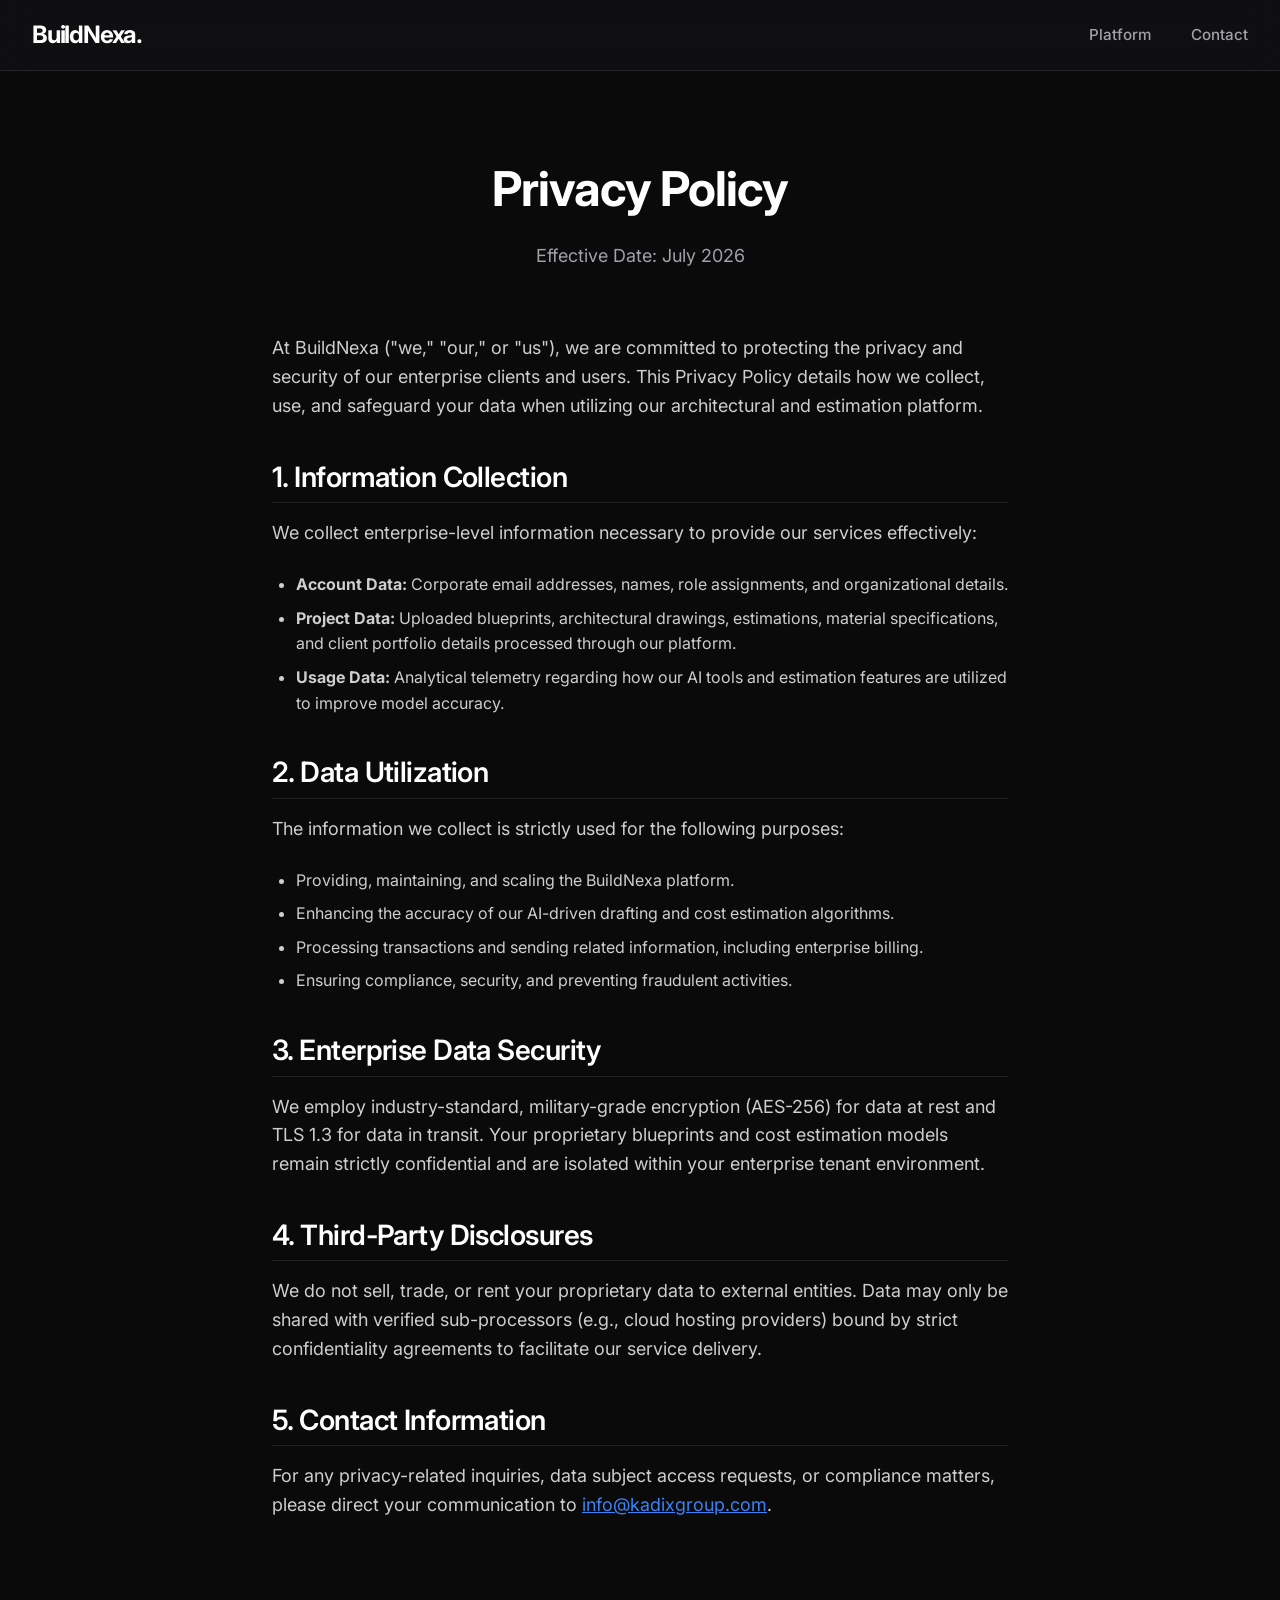
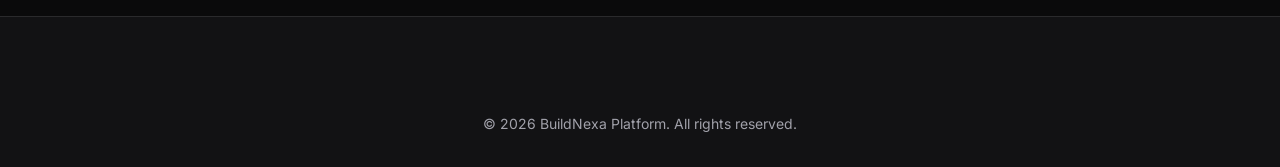
<file: privacy-policy.html>
<!DOCTYPE html>
<html lang="en">
<head>
    <meta charset="UTF-8">
    <meta name="viewport" content="width=device-width, initial-scale=1.0">
    <title>Privacy Policy | BuildNexa</title>
    <link rel="stylesheet" href="style.css">
    <link href="https://fonts.googleapis.com/css2?family=Inter:wght@300;400;500;600;700;800&display=swap" rel="stylesheet">
</head>
<body>
    <nav class="navbar">
        <div class="nav-container">
            <a href="index.html" class="logo">BuildNexa.</a>
            <ul class="nav-links">
                <li><a href="index.html">Platform</a></li>
                <li><a href="contact.html">Contact</a></li>
            </ul>
        </div>
    </nav>

    <main class="legal-container">
        <div class="legal-header">
            <h1>Privacy Policy</h1>
            <p>Effective Date: July 2026</p>
        </div>
        
        <div class="legal-content">
            <p>At BuildNexa ("we," "our," or "us"), we are committed to protecting the privacy and security of our enterprise clients and users. This Privacy Policy details how we collect, use, and safeguard your data when utilizing our architectural and estimation platform.</p>
            
            <h2>1. Information Collection</h2>
            <p>We collect enterprise-level information necessary to provide our services effectively:</p>
            <ul>
                <li><strong>Account Data:</strong> Corporate email addresses, names, role assignments, and organizational details.</li>
                <li><strong>Project Data:</strong> Uploaded blueprints, architectural drawings, estimations, material specifications, and client portfolio details processed through our platform.</li>
                <li><strong>Usage Data:</strong> Analytical telemetry regarding how our AI tools and estimation features are utilized to improve model accuracy.</li>
            </ul>

            <h2>2. Data Utilization</h2>
            <p>The information we collect is strictly used for the following purposes:</p>
            <ul>
                <li>Providing, maintaining, and scaling the BuildNexa platform.</li>
                <li>Enhancing the accuracy of our AI-driven drafting and cost estimation algorithms.</li>
                <li>Processing transactions and sending related information, including enterprise billing.</li>
                <li>Ensuring compliance, security, and preventing fraudulent activities.</li>
            </ul>

            <h2>3. Enterprise Data Security</h2>
            <p>We employ industry-standard, military-grade encryption (AES-256) for data at rest and TLS 1.3 for data in transit. Your proprietary blueprints and cost estimation models remain strictly confidential and are isolated within your enterprise tenant environment.</p>

            <h2>4. Third-Party Disclosures</h2>
            <p>We do not sell, trade, or rent your proprietary data to external entities. Data may only be shared with verified sub-processors (e.g., cloud hosting providers) bound by strict confidentiality agreements to facilitate our service delivery.</p>

            <h2>5. Contact Information</h2>
            <p>For any privacy-related inquiries, data subject access requests, or compliance matters, please direct your communication to <a href="mailto:info@kadixgroup.com" style="color: var(--accent-primary);">info@kadixgroup.com</a>.</p>
        </div>
    </main>

    <footer class="footer">
        <div class="container">
            <div class="footer-bottom" style="border: none; padding-top: 0;">
                <p>&copy; 2026 BuildNexa Platform. All rights reserved.</p>
            </div>
        </div>
    </footer>
</body>
</html>
</file>
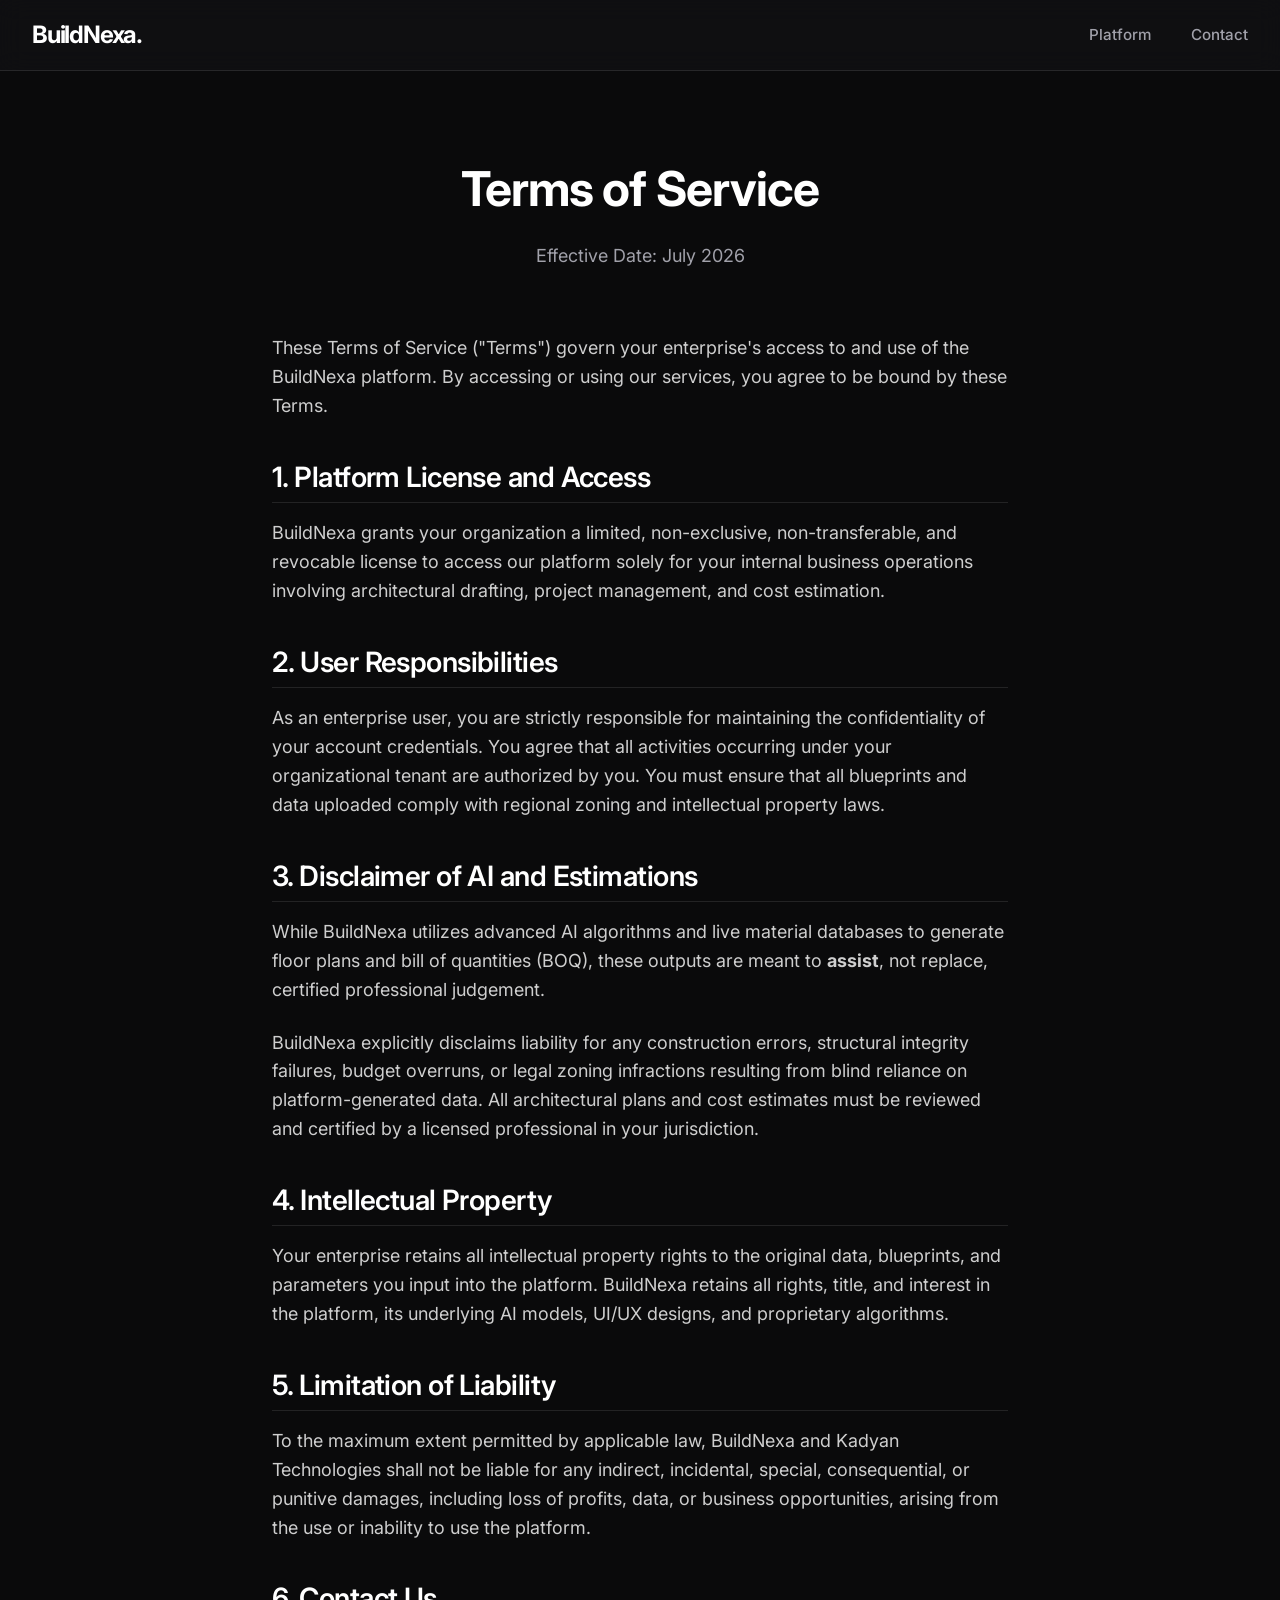
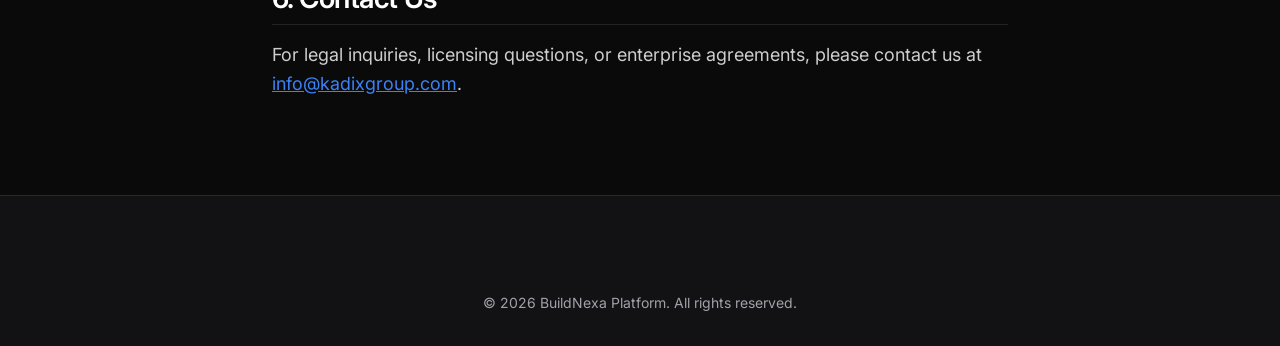
<file: terms.html>
<!DOCTYPE html>
<html lang="en">
<head>
    <meta charset="UTF-8">
    <meta name="viewport" content="width=device-width, initial-scale=1.0">
    <title>Terms of Service | BuildNexa</title>
    <link rel="stylesheet" href="style.css">
    <link href="https://fonts.googleapis.com/css2?family=Inter:wght@300;400;500;600;700;800&display=swap" rel="stylesheet">
</head>
<body>
    <nav class="navbar">
        <div class="nav-container">
            <a href="index.html" class="logo">BuildNexa.</a>
            <ul class="nav-links">
                <li><a href="index.html">Platform</a></li>
                <li><a href="contact.html">Contact</a></li>
            </ul>
        </div>
    </nav>

    <main class="legal-container">
        <div class="legal-header">
            <h1>Terms of Service</h1>
            <p>Effective Date: July 2026</p>
        </div>
        
        <div class="legal-content">
            <p>These Terms of Service ("Terms") govern your enterprise's access to and use of the BuildNexa platform. By accessing or using our services, you agree to be bound by these Terms.</p>
            
            <h2>1. Platform License and Access</h2>
            <p>BuildNexa grants your organization a limited, non-exclusive, non-transferable, and revocable license to access our platform solely for your internal business operations involving architectural drafting, project management, and cost estimation.</p>

            <h2>2. User Responsibilities</h2>
            <p>As an enterprise user, you are strictly responsible for maintaining the confidentiality of your account credentials. You agree that all activities occurring under your organizational tenant are authorized by you. You must ensure that all blueprints and data uploaded comply with regional zoning and intellectual property laws.</p>

            <h2>3. Disclaimer of AI and Estimations</h2>
            <p>While BuildNexa utilizes advanced AI algorithms and live material databases to generate floor plans and bill of quantities (BOQ), these outputs are meant to <strong>assist</strong>, not replace, certified professional judgement.</p>
            <p>BuildNexa explicitly disclaims liability for any construction errors, structural integrity failures, budget overruns, or legal zoning infractions resulting from blind reliance on platform-generated data. All architectural plans and cost estimates must be reviewed and certified by a licensed professional in your jurisdiction.</p>

            <h2>4. Intellectual Property</h2>
            <p>Your enterprise retains all intellectual property rights to the original data, blueprints, and parameters you input into the platform. BuildNexa retains all rights, title, and interest in the platform, its underlying AI models, UI/UX designs, and proprietary algorithms.</p>

            <h2>5. Limitation of Liability</h2>
            <p>To the maximum extent permitted by applicable law, BuildNexa and Kadyan Technologies shall not be liable for any indirect, incidental, special, consequential, or punitive damages, including loss of profits, data, or business opportunities, arising from the use or inability to use the platform.</p>

            <h2>6. Contact Us</h2>
            <p>For legal inquiries, licensing questions, or enterprise agreements, please contact us at <a href="mailto:info@kadixgroup.com" style="color: var(--accent-primary);">info@kadixgroup.com</a>.</p>
        </div>
    </main>

    <footer class="footer">
        <div class="container">
            <div class="footer-bottom" style="border: none; padding-top: 0;">
                <p>&copy; 2026 BuildNexa Platform. All rights reserved.</p>
            </div>
        </div>
    </footer>
</body>
</html>
</file>
<file: style.css>
:root {
    --bg-primary: #0a0a0b;
    --bg-secondary: #121214;
    --bg-tertiary: #1c1c1f;
    --text-primary: #ffffff;
    --text-secondary: #a1a1aa;
    --accent-primary: #3b82f6;
    --accent-hover: #2563eb;
    --accent-glow: rgba(59, 130, 246, 0.5);
    --border-color: rgba(255, 255, 255, 0.1);
    --glass-bg: rgba(18, 18, 20, 0.7);
}

* {
    margin: 0;
    padding: 0;
    box-sizing: border-box;
}

html {
    scroll-behavior: smooth;
}

body {
    font-family: 'Inter', -apple-system, BlinkMacSystemFont, sans-serif;
    background-color: var(--bg-primary);
    color: var(--text-primary);
    line-height: 1.6;
    overflow-x: hidden;
}

.container {
    max-width: 1280px;
    margin: 0 auto;
    padding: 0 2rem;
}

/* Typography */
h1, h2, h3, h4 {
    line-height: 1.2;
    letter-spacing: -0.02em;
}

h1 { font-size: 3.5rem; font-weight: 700; margin-bottom: 1.5rem; }
h2 { font-size: 2.5rem; font-weight: 600; margin-bottom: 1rem; }
h3 { font-size: 1.5rem; font-weight: 600; margin-bottom: 1rem; }
p { color: var(--text-secondary); margin-bottom: 1rem; font-size: 1.125rem; }

/* Buttons */
.btn-primary, .btn-secondary {
    display: inline-flex;
    align-items: center;
    justify-content: center;
    padding: 0.75rem 1.5rem;
    border-radius: 6px;
    font-weight: 500;
    text-decoration: none;
    transition: all 0.2s ease;
    cursor: pointer;
}

.btn-primary {
    background-color: var(--accent-primary);
    color: #fff;
    border: 1px solid var(--accent-primary);
    box-shadow: 0 4px 14px 0 var(--accent-glow);
}

.btn-primary:hover {
    background-color: var(--accent-hover);
    transform: translateY(-1px);
}

.btn-primary.white {
    background-color: #fff;
    color: var(--bg-primary);
    border-color: #fff;
    box-shadow: 0 4px 14px 0 rgba(255,255,255,0.3);
}

.btn-primary.white:hover {
    background-color: #f4f4f5;
}

.btn-secondary {
    background-color: transparent;
    color: var(--text-primary);
    border: 1px solid var(--border-color);
}

.btn-secondary:hover {
    background-color: rgba(255, 255, 255, 0.05);
    border-color: rgba(255, 255, 255, 0.2);
}

.large {
    padding: 1rem 2rem;
    font-size: 1.125rem;
}

.mt-4 { margin-top: 2rem; }

/* Navigation */
.navbar {
    position: fixed;
    top: 0;
    left: 0;
    right: 0;
    z-index: 1000;
    background: var(--glass-bg);
    backdrop-filter: blur(12px);
    border-bottom: 1px solid var(--border-color);
}

.nav-container {
    max-width: 1280px;
    margin: 0 auto;
    padding: 1rem 2rem;
    display: flex;
    justify-content: space-between;
    align-items: center;
}

.logo {
    font-size: 1.5rem;
    font-weight: 700;
    color: var(--text-primary);
    text-decoration: none;
    letter-spacing: -0.05em;
}

.nav-links {
    display: flex;
    gap: 2.5rem;
    list-style: none;
}

.nav-links a {
    color: var(--text-secondary);
    text-decoration: none;
    font-size: 0.95rem;
    font-weight: 500;
    transition: color 0.2s ease;
}

.nav-links a:hover {
    color: var(--text-primary);
}

/* Hero Section */
.hero {
    position: relative;
    padding-top: 10rem;
    padding-bottom: 6rem;
    overflow: hidden;
}

.hero-bg {
    position: absolute;
    top: -20%;
    left: 50%;
    transform: translateX(-50%);
    width: 800px;
    height: 800px;
    background: radial-gradient(circle, rgba(59,130,246,0.15) 0%, rgba(10,10,11,0) 70%);
    z-index: -1;
}

.hero-container {
    display: grid;
    grid-template-columns: 1fr 1fr;
    gap: 4rem;
    align-items: center;
}

.badge {
    display: inline-block;
    padding: 0.25rem 0.75rem;
    background: rgba(59, 130, 246, 0.1);
    color: var(--accent-primary);
    border: 1px solid rgba(59, 130, 246, 0.2);
    border-radius: 99px;
    font-size: 0.875rem;
    font-weight: 500;
    margin-bottom: 1.5rem;
}

.hero-actions {
    display: flex;
    gap: 1rem;
    margin-top: 2.5rem;
}

/* Mockup UI */
.dashboard-mockup {
    background: var(--bg-secondary);
    border: 1px solid var(--border-color);
    border-radius: 12px;
    overflow: hidden;
    box-shadow: 0 25px 50px -12px rgba(0, 0, 0, 0.5);
    transform: perspective(1000px) rotateY(-5deg) rotateX(5deg);
    transition: transform 0.5s ease;
}

.dashboard-mockup:hover {
    transform: perspective(1000px) rotateY(0deg) rotateX(0deg);
}

.mockup-header {
    background: var(--bg-tertiary);
    padding: 0.75rem 1rem;
    display: flex;
    gap: 0.5rem;
    border-bottom: 1px solid var(--border-color);
}

.dot {
    width: 10px;
    height: 10px;
    border-radius: 50%;
}
.dot.red { background: #ef4444; }
.dot.yellow { background: #f59e0b; }
.dot.green { background: #10b981; }

.mockup-body {
    display: flex;
    height: 400px;
}

.sidebar {
    width: 20%;
    border-right: 1px solid var(--border-color);
    background: var(--bg-tertiary);
}

.main-content {
    flex: 1;
    padding: 1.5rem;
    display: flex;
    flex-direction: column;
    gap: 1rem;
}

.card {
    background: rgba(255,255,255,0.03);
    border: 1px solid rgba(255,255,255,0.05);
    border-radius: 8px;
}
.card.wide { height: 40%; }
.card-grid {
    display: grid;
    grid-template-columns: repeat(3, 1fr);
    gap: 1rem;
    height: 50%;
}
.card.small { height: 100%; }

/* Sections */
.section {
    padding: 8rem 0;
}

.section.dark {
    background: var(--bg-secondary);
    border-top: 1px solid var(--border-color);
    border-bottom: 1px solid var(--border-color);
}

.section-header {
    text-align: center;
    max-width: 800px;
    margin: 0 auto 5rem;
}

/* Solutions Grid */
.solutions-grid {
    display: grid;
    grid-template-columns: repeat(3, 1fr);
    gap: 2rem;
}

.solution-card {
    background: var(--bg-tertiary);
    border: 1px solid var(--border-color);
    padding: 3rem 2rem;
    border-radius: 12px;
    transition: transform 0.3s ease, border-color 0.3s ease;
}

.solution-card:hover {
    transform: translateY(-5px);
    border-color: rgba(59, 130, 246, 0.5);
}

.solution-card .icon {
    width: 48px;
    height: 48px;
    color: var(--accent-primary);
    margin-bottom: 1.5rem;
}

.feature-list {
    list-style: none;
    margin-top: 1.5rem;
}

.feature-list li {
    display: flex;
    align-items: center;
    gap: 0.75rem;
    margin-bottom: 0.75rem;
    color: var(--text-primary);
    font-size: 0.95rem;
}

.feature-list li .lucide {
    width: 18px;
    height: 18px;
    color: #10b981;
}

/* Benefits */
.benefits-layout {
    display: grid;
    grid-template-columns: 1fr 1fr;
    gap: 6rem;
    align-items: center;
}

.metric-item {
    display: flex;
    gap: 2rem;
    margin-top: 3rem;
}

.metric-number {
    font-size: 2.5rem;
    font-weight: 700;
    color: var(--accent-primary);
    min-width: 100px;
}

.metric-text h4 {
    margin-bottom: 0.5rem;
    font-size: 1.25rem;
}

.glass-panel {
    background: linear-gradient(135deg, rgba(255,255,255,0.05) 0%, rgba(255,255,255,0.01) 100%);
    border: 1px solid rgba(255,255,255,0.1);
    backdrop-filter: blur(20px);
    padding: 4rem;
    border-radius: 16px;
    text-align: center;
}

/* CTA Section */
.cta-section {
    padding: 6rem 0;
    background: var(--accent-primary);
    text-align: center;
}

.cta-container h2 {
    color: #fff;
}
.cta-container p {
    color: rgba(255,255,255,0.8);
    font-size: 1.25rem;
    max-width: 600px;
    margin: 0 auto 2.5rem;
}

/* Footer */
.footer {
    background: var(--bg-secondary);
    padding: 6rem 0 2rem;
    border-top: 1px solid var(--border-color);
}

.footer-grid {
    display: grid;
    grid-template-columns: 2fr 1fr 1fr 1fr;
    gap: 4rem;
    margin-bottom: 4rem;
}

.footer-brand p {
    margin-top: 1rem;
    font-size: 0.95rem;
}

.footer-links h4 {
    font-size: 1rem;
    margin-bottom: 1.5rem;
    color: var(--text-primary);
}

.footer-links a {
    display: block;
    color: var(--text-secondary);
    text-decoration: none;
    margin-bottom: 0.75rem;
    transition: color 0.2s ease;
    font-size: 0.95rem;
}

.footer-links a:hover {
    color: var(--text-primary);
}

.footer-bottom {
    border-top: 1px solid var(--border-color);
    padding-top: 2rem;
    text-align: center;
}

.footer-bottom p {
    font-size: 0.875rem;
    margin: 0;
}

/* Legal Pages */
.legal-container {
    max-width: 800px;
    margin: 10rem auto 6rem;
    padding: 0 2rem;
}

.legal-header {
    margin-bottom: 4rem;
    text-align: center;
}

.legal-header h1 {
    font-size: 3rem;
}

.legal-header p {
    color: var(--text-secondary);
}

.legal-content h2 {
    font-size: 1.75rem;
    margin: 2.5rem 0 1rem;
    color: var(--text-primary);
    border-bottom: 1px solid var(--border-color);
    padding-bottom: 0.5rem;
}

.legal-content p {
    margin-bottom: 1.5rem;
    color: rgba(255, 255, 255, 0.8);
}

.legal-content ul {
    margin-bottom: 1.5rem;
    padding-left: 1.5rem;
    color: rgba(255, 255, 255, 0.8);
}

.legal-content li {
    margin-bottom: 0.5rem;
}

/* Contact Page */
.contact-container {
    max-width: 600px;
    margin: 12rem auto 8rem;
    text-align: center;
    padding: 0 2rem;
}

.contact-card {
    background: var(--bg-secondary);
    border: 1px solid var(--border-color);
    padding: 4rem;
    border-radius: 16px;
    margin-top: 3rem;
}

.email-address {
    font-size: 2rem;
    font-weight: 600;
    color: var(--accent-primary);
    text-decoration: none;
    display: inline-block;
    margin: 2rem 0;
    transition: color 0.2s ease;
}

.email-address:hover {
    color: var(--accent-hover);
}

@media (max-width: 992px) {
    .hero-container, .benefits-layout, .footer-grid {
        grid-template-columns: 1fr;
    }
    .solutions-grid {
        grid-template-columns: 1fr;
    }
    h1 { font-size: 2.5rem; }
    .hero-visual { display: none; }
}
</file>
